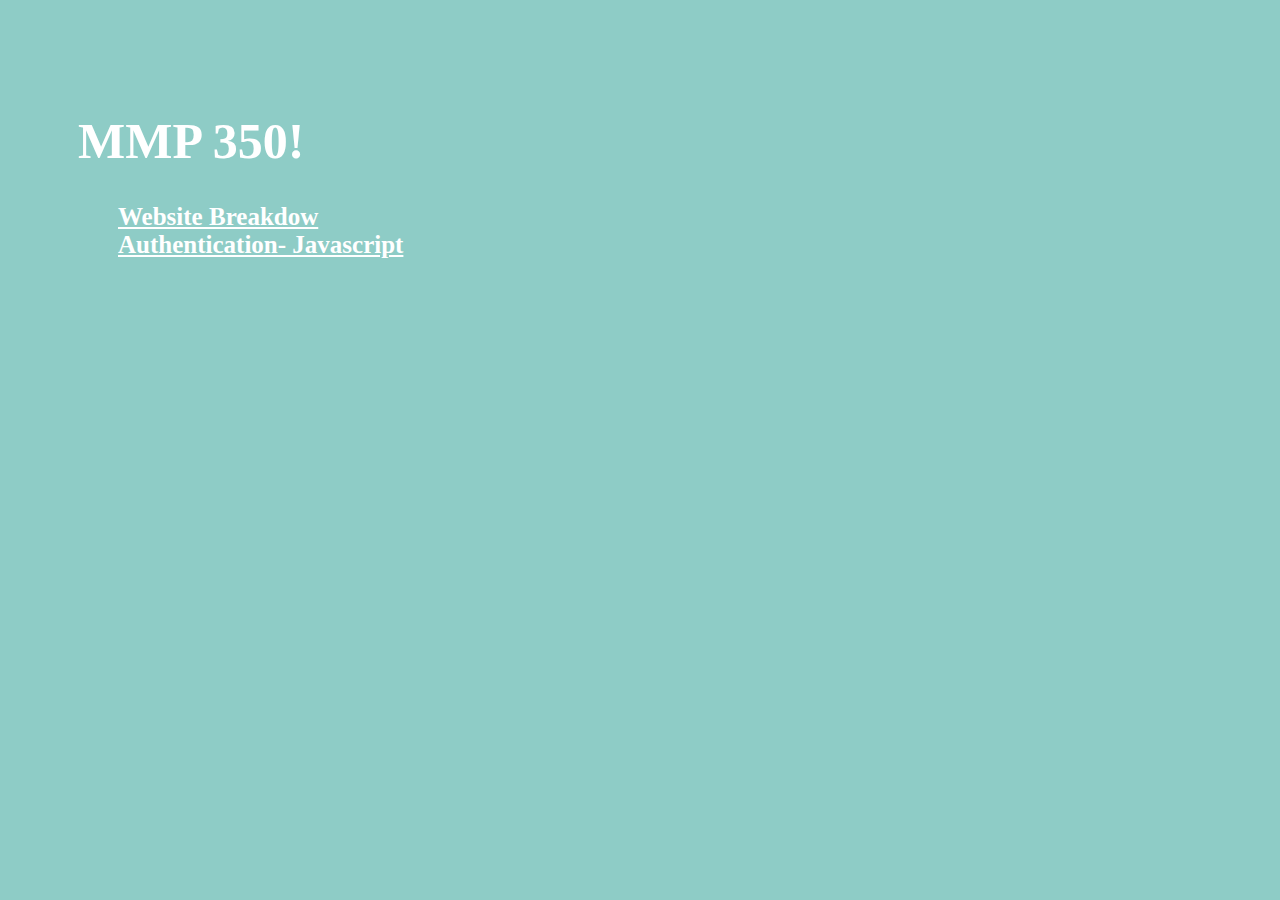
<file: index.html>
<!DOCTYPE html>
<html>
<head>
	<title>MMP 350</title>
	<meta charset="utf-8">
	<link rel="stylesheet" type="text/css" href="style.css">
</head>
<body>

	<h1>MMP 350!</h1>
	<h2>
		<ul>
			<li><a href="wb/index.html"> Website Breakdow</a></li>
			<li><a href="auth/index.html">Authentication- Javascript</a></li>
		</ul>
	</h2>
</body>
</html>
</file>
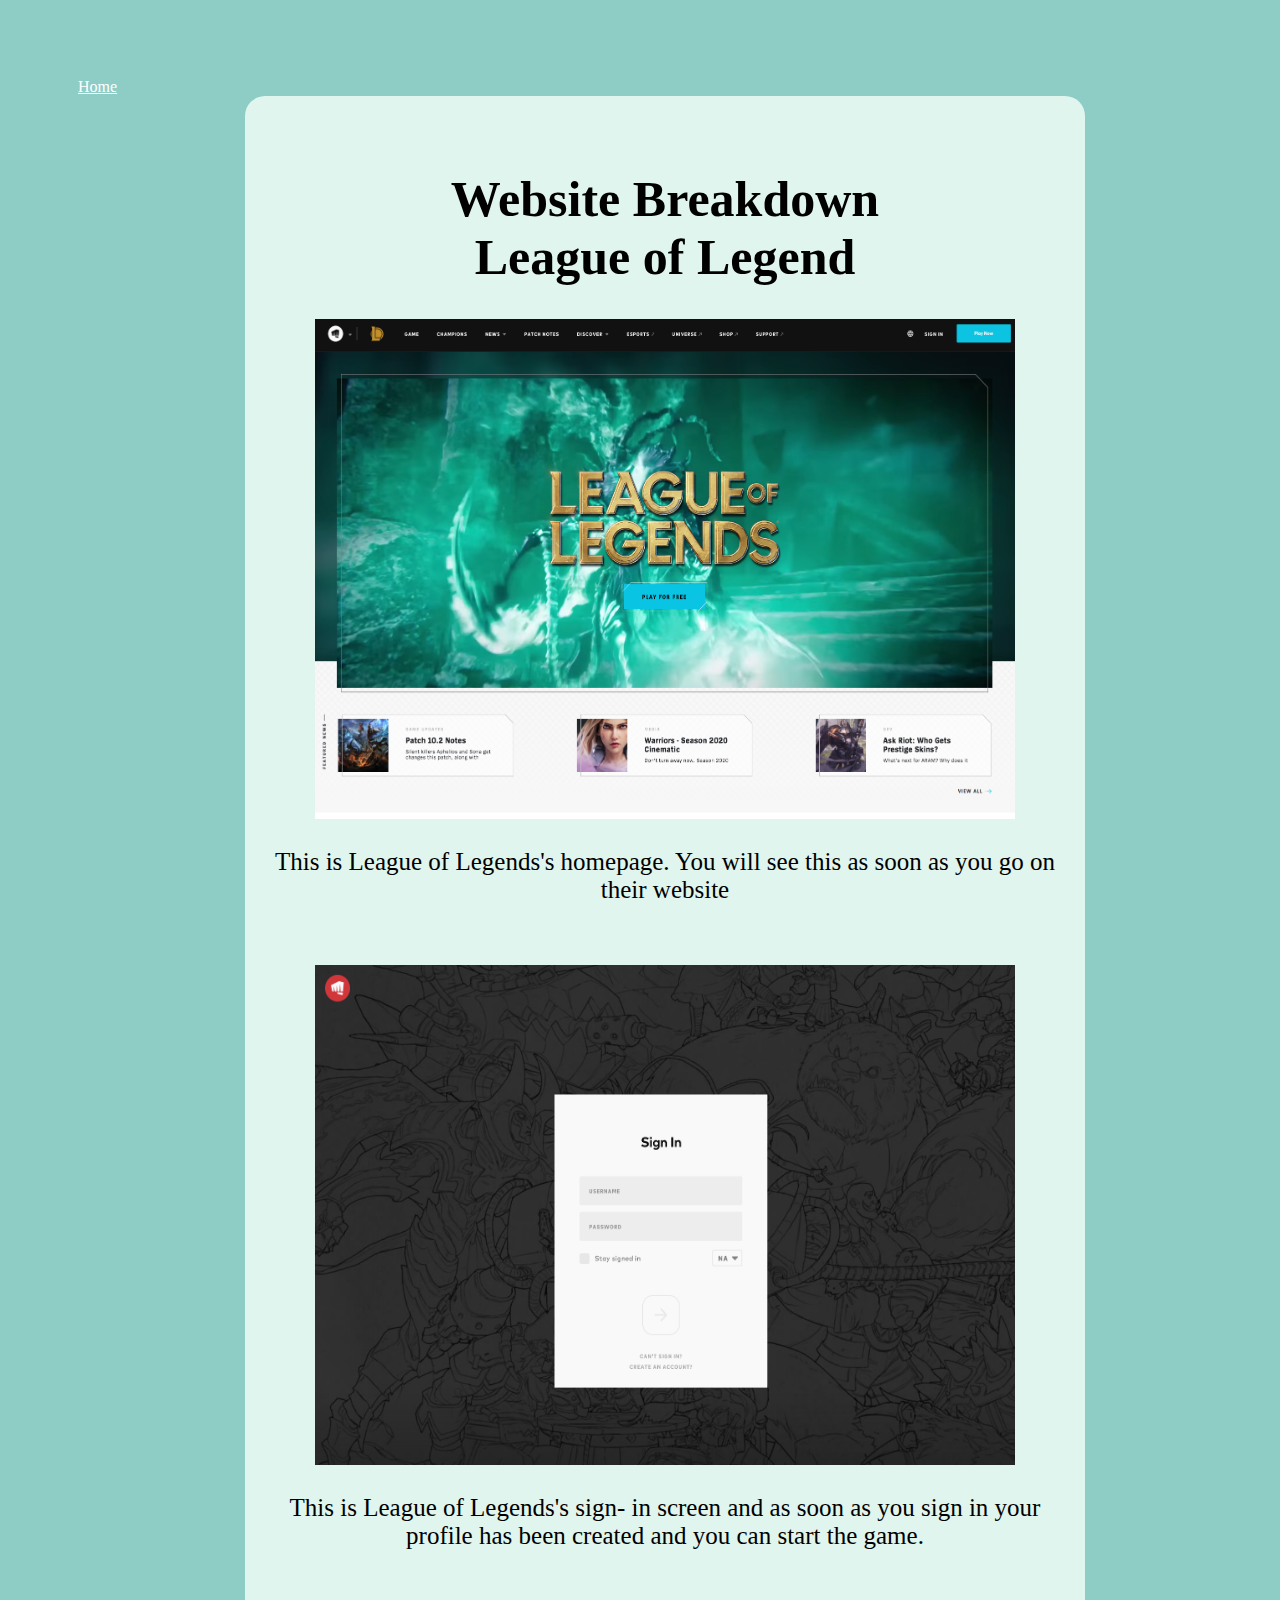
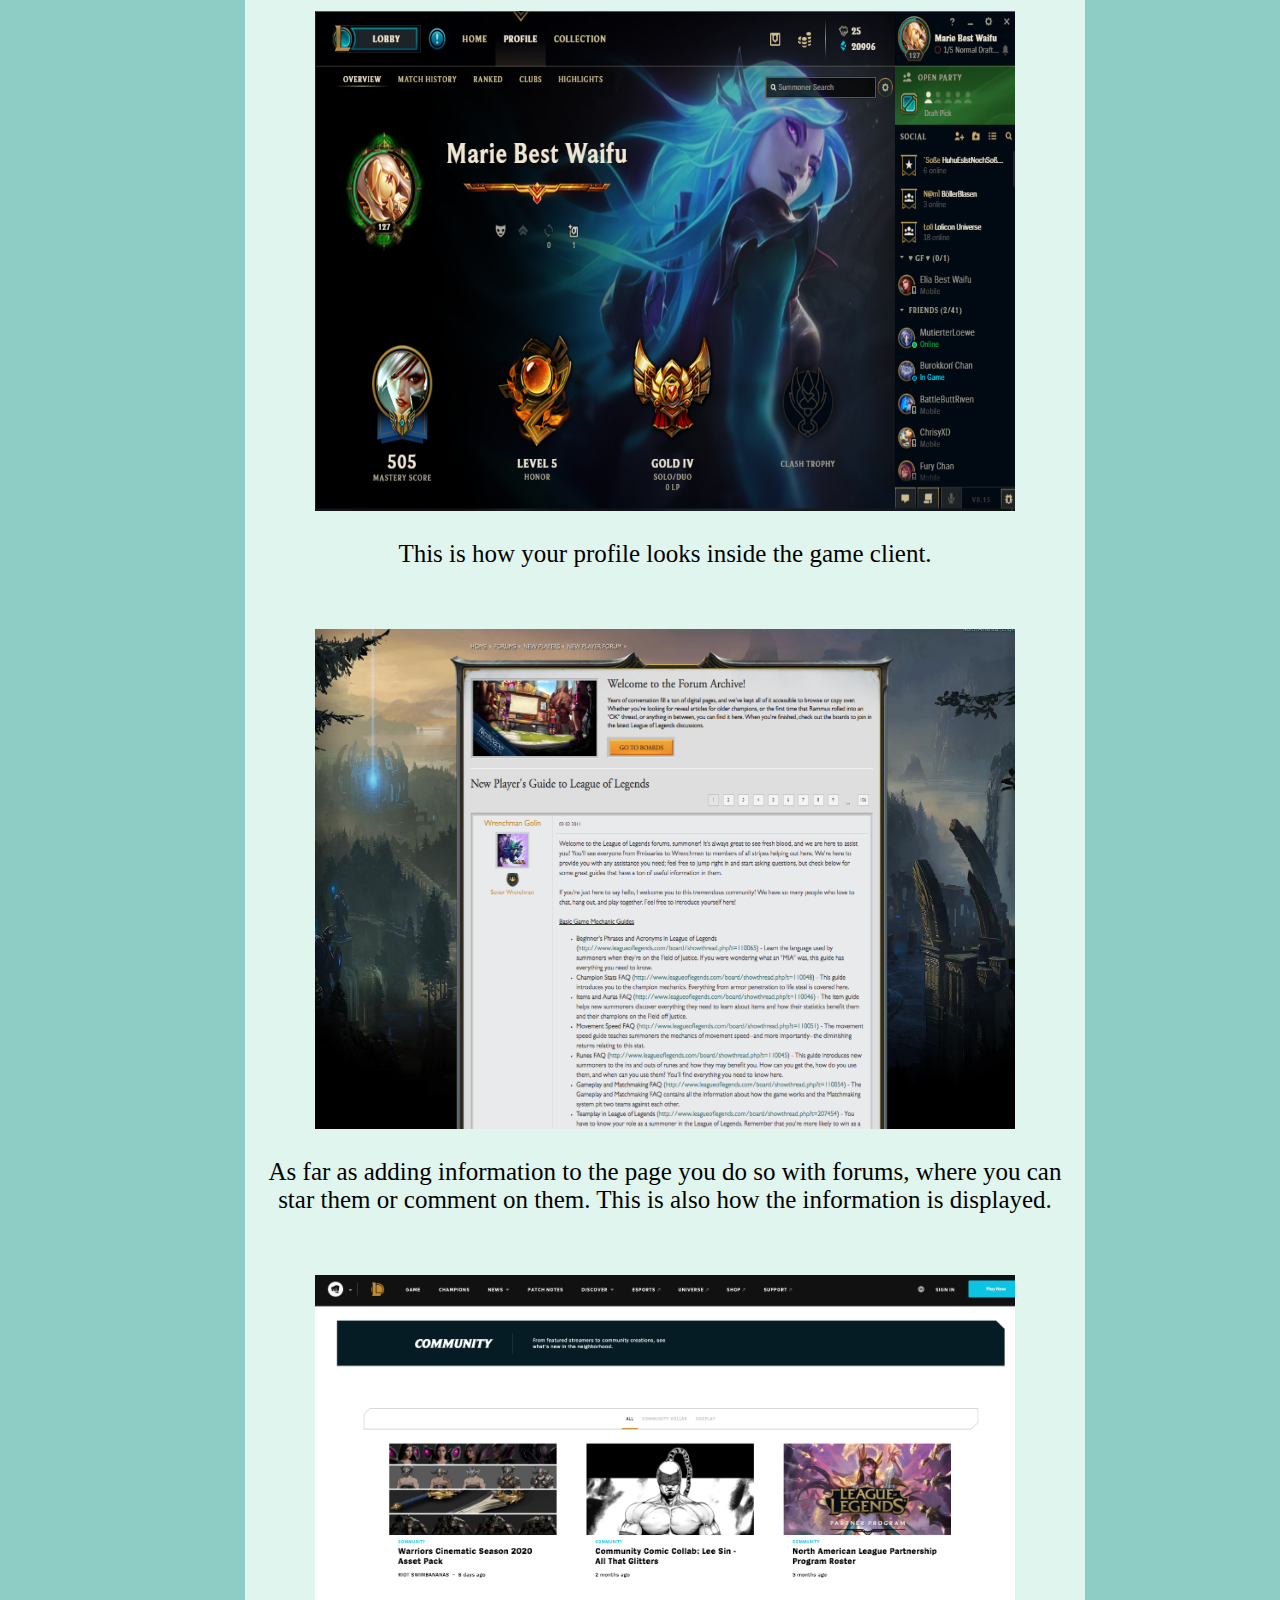
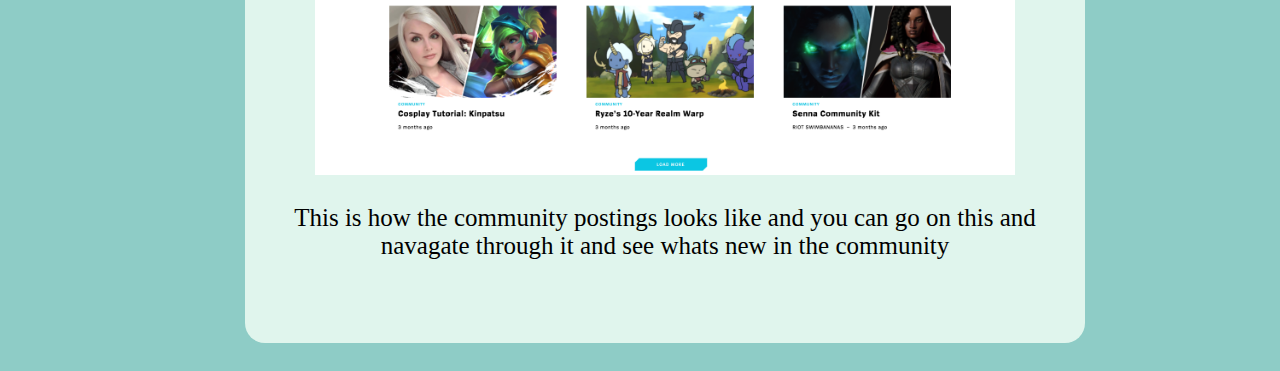
<file: wb/index.html>
<!DOCTYPE html>
<html>

<head>
	<title></title>
	<link rel="stylesheet" type="text/css" href="style.css">
</head>

<body>
<a href="../index.html"> Home</a>
	<div id="container">
		<h1>Website Breakdown <br> League of Legend </h1>
		<img src="../wb/images/home.png">
		<p>This is League of Legends's homepage. You will see this as soon as you go on their website</p>
		<Br>
		<br>
		<img src="../wb/images/sign-in.png">
		<p>This is League of Legends's sign- in screen and as soon as you sign in your profile has been created and you can start the game.</p>
		<Br>
		<Br>
		<img src="../wb/images/profile.png">
		<p>This is how your profile looks inside the game client.</p>
		<Br>
		<Br>
		<img src="../wb/images/forums.png">
		<p>As far as adding information to the page you do so with forums, where you can star them or comment on them. This is also how the information is displayed. </p>
		<Br><Br>
		<img src="../wb/images/community.png">
		<p>This is how the community postings looks like and you can go on this and navagate through it and see whats new in the community</p>
		<Br>





	</div>

</body>
</html>
</file>
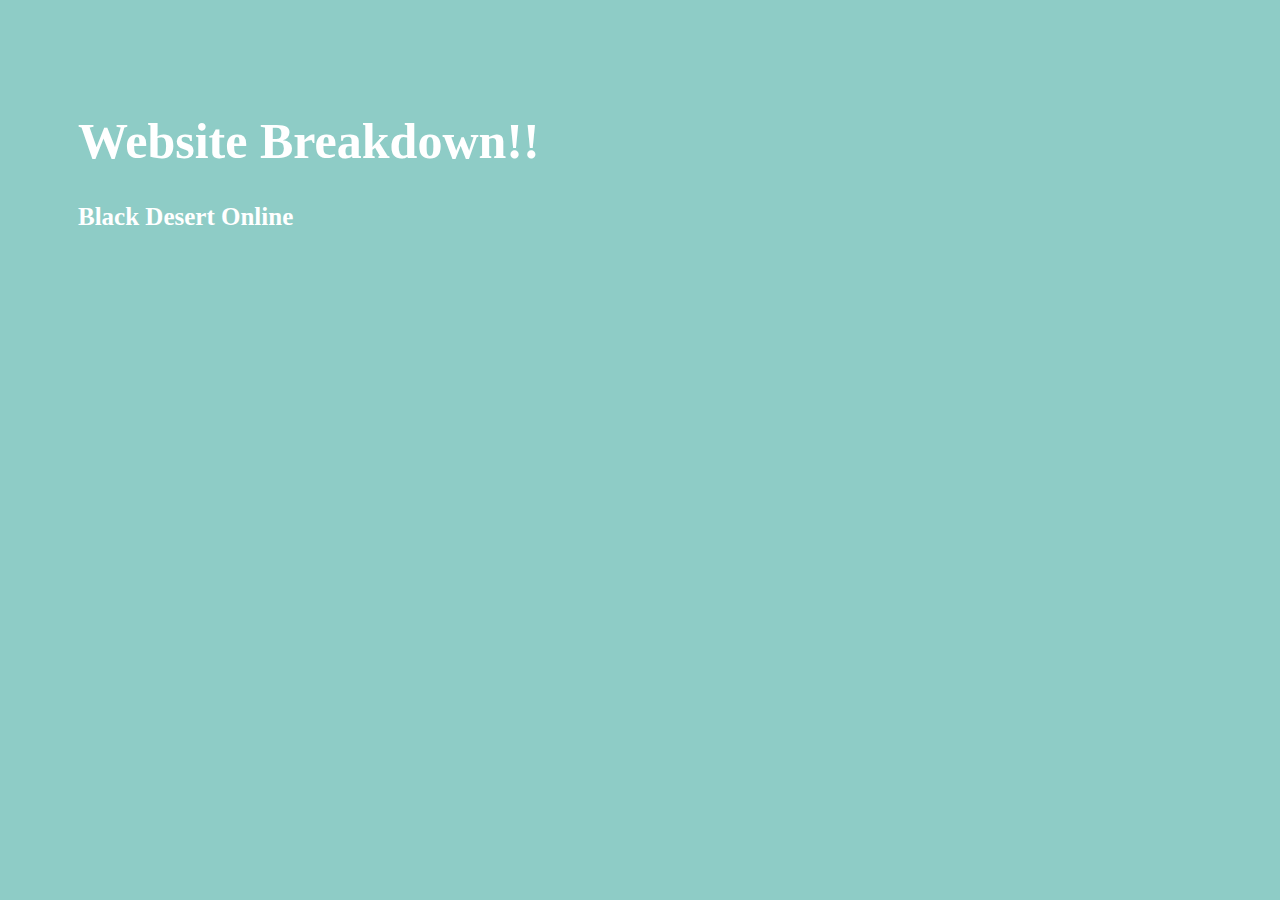
<file: website-breakdown/index.html>
<!DOCTYPE html>
<html>

<head>
	<title></title>
	<link rel="stylesheet" type="text/css" href="style.css">
</head>

<body>
	<div id="container">
	<h1>Website Breakdown!!</h1>
	<h2>Black Desert Online</h2>
	</div>

</body>
</html>
</file>
<file: style.css>
body {
	background:#8ECCC6;
	font-style: helvetica;
	color:white;
	font-size: 20;
	padding: 70px 20px 20px 70px;
}

a{
	color:white;

}

a:hover{
	background-color:#C0964D;
	font-size:25px;
}

li {
	list-style: none;
	font-size:25px;
}

h1{
	font-size: 50px;
}

h2{
	font-size: 25px;
}
</file>
<file: wb/style.css>
body {
	background:#8ECCC6;
	font-style: helvetica;
	color:white;
	font-size: 20;
	padding: 70px 20px 20px 70px;
}

#container{
	max-width: 800px;
	text-align: center;
	margin: 0 auto;
	color: black;
	background-color: rgba(245,255,246,0.8);
	border-radius: 20px;
	padding:40px 20px;
 	
}

a{
	color:white;

}

a:hover{
	background-color:white;
	font-size:25px;
	color: black;
}

li {
	list-style: none;
	font-size:25px;
}

h1{
	font-size: 50px;
}

h2{
	font-size: 25px;
}

img{
	height: 500px;
	width: 700px;
}
p{
	font-size: 25px;
}
</file>
<file: website-breakdown/style.css>
body {
	background:#8ECCC6;
	font-style: helvetica;
	color:white;
	font-size: 20;
	padding: 70px 20px 20px 70px;
}

a{
	color:white;

}

a:hover{
	background-color:#C0964D;
	font-size:25px;
}

li {
	list-style: none;
	font-size:25px;
}

h1{
	font-size: 50px;
}

h2{
	font-size: 25px;
}
</file>
